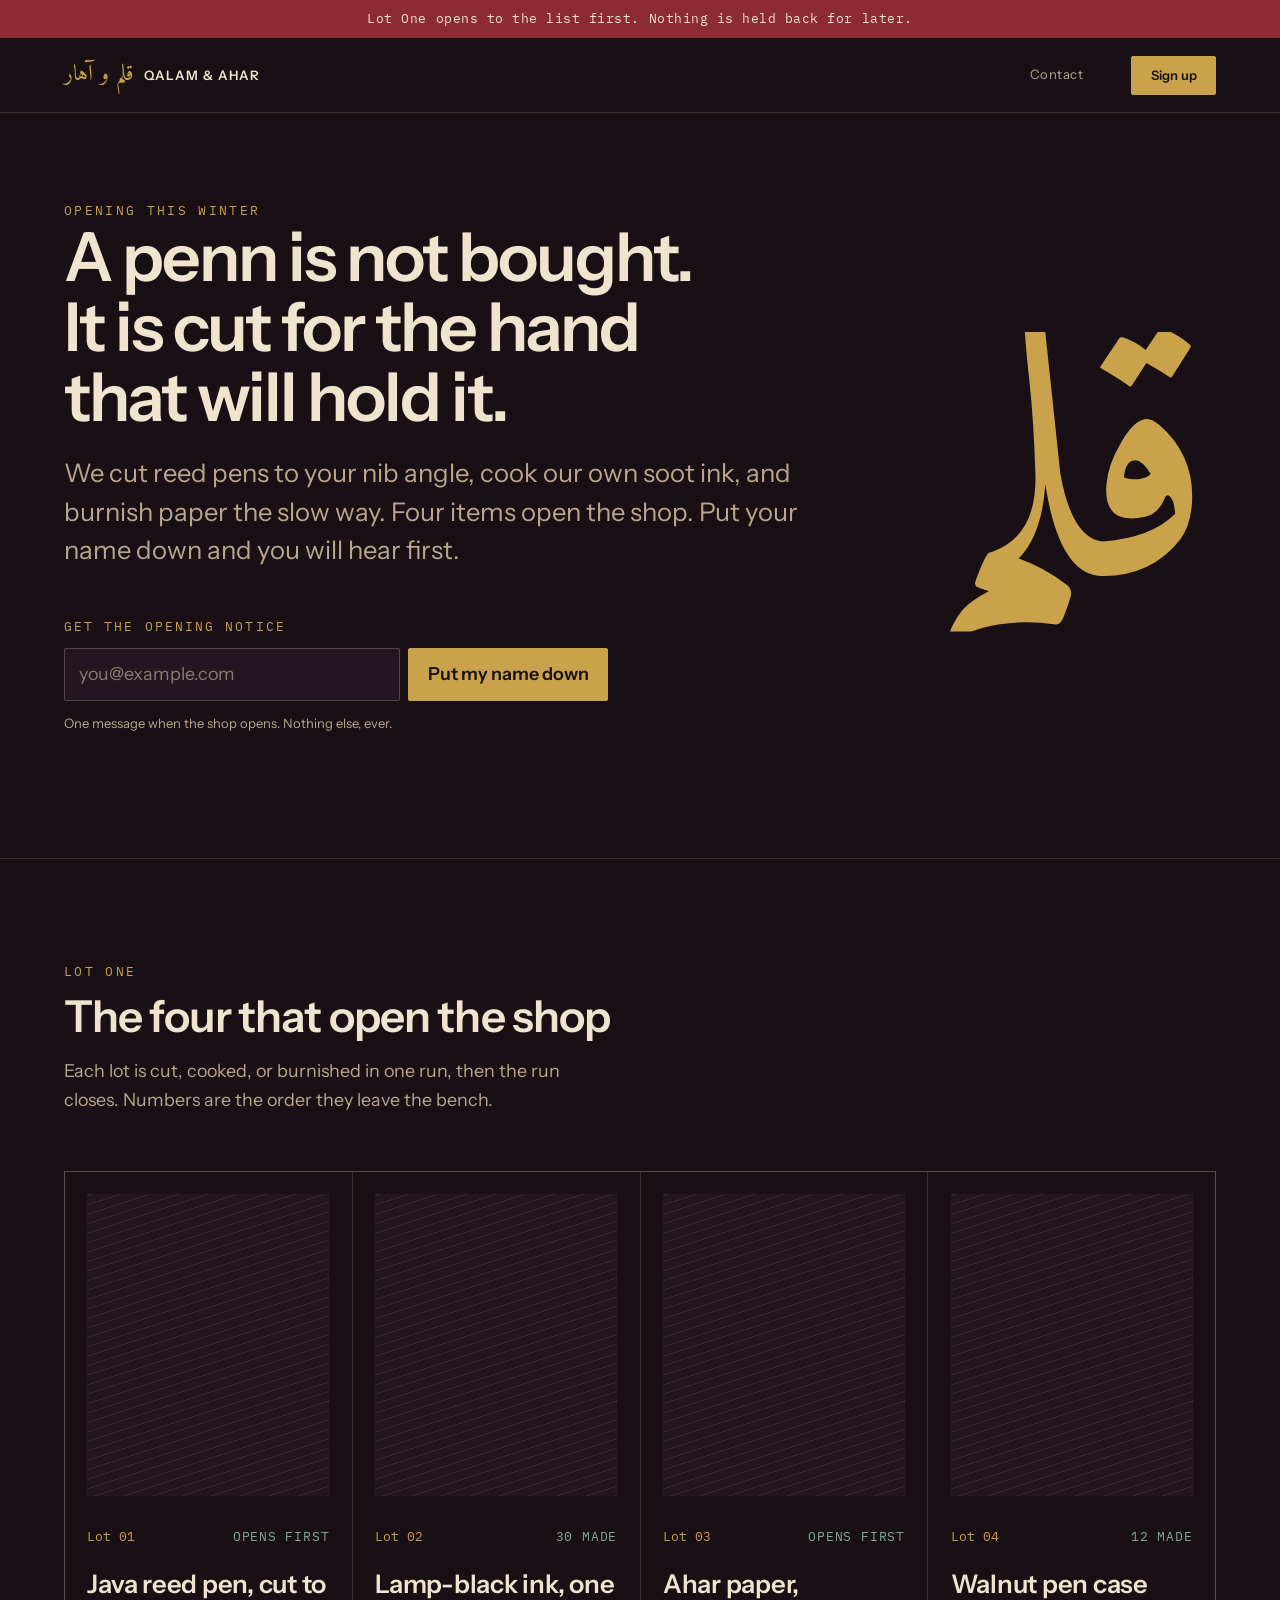
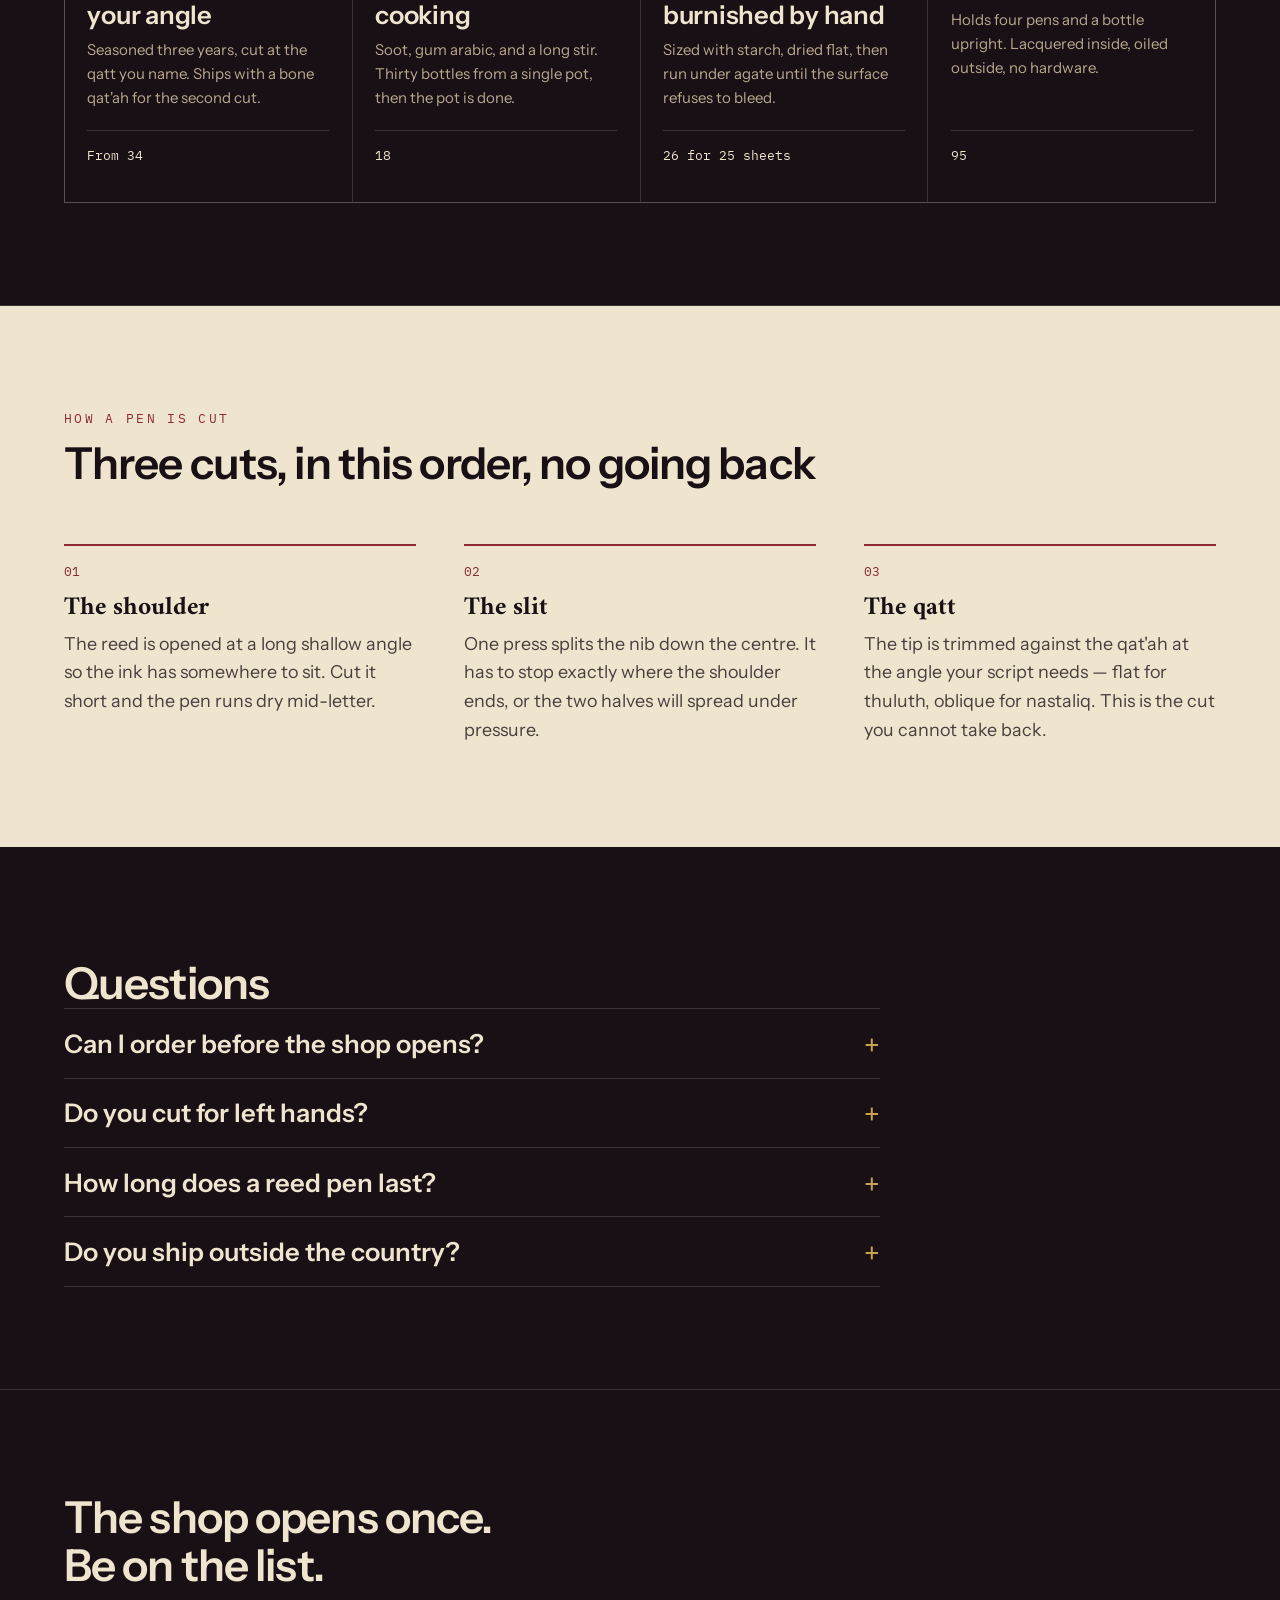
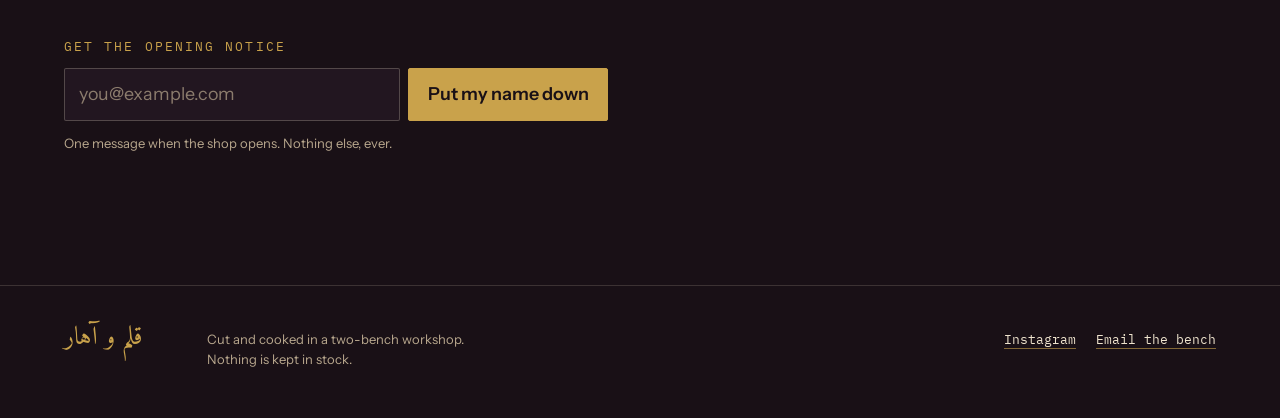
<file: index.html>
<!doctype html>
<html lang="en"><head>
    <meta charset="utf-8">
    <meta name="viewport" content="width=device-width, initial-scale=1">
    <link rel="canonical" href="./">

    <!-- The head is hand-owned: the visual builder preserves it verbatim on
         every save. Edit titles and descriptions right here. -->
    <title>Qalam &amp; Ahar — a calligraphy supply workshop</title>
    <meta name="description" content="Reed pens cut to order, soot ink, and burnished ahar paper. The shop opens with Lot One.">
    <meta property="og:type" content="website">
    <meta property="og:title" content="Qalam &amp; Ahar — a calligraphy supply workshop">
    <meta property="og:description" content="Reed pens cut to order, soot ink, and burnished ahar paper. The shop opens with Lot One.">
    <meta name="theme-color" content="#191016">

    <link rel="icon" href="data:,">
    <link rel="preconnect" href="https://fonts.googleapis.com">
    <link rel="preconnect" href="https://fonts.gstatic.com" crossorigin="">
    <link rel="stylesheet" href="https://fonts.googleapis.com/css2?family=Amiri:ital,wght@0,400;0,700;1,400&amp;family=IBM+Plex+Mono:wght@400;500&amp;family=Instrument+Sans:wght@400..700&amp;display=swap">
    <link rel="stylesheet" href="assets/css/styles.css?v=16">
    <!-- Styles authored in the visual builder land here; styles.css stays hand-written. -->
    <link rel="stylesheet" href="assets/css/page.css?v=16">

    <!--
      Who this page is for, taken from its entry in the Pages collection and
      stamped here on export. It has to be in the markup rather than fetched,
      because the decision below happens before the page is painted.
    -->
    <meta name="page-access" content="public" />
    <meta name="page-redirect" content="" />

    <script>
      /*
        Two jobs, both before the body exists.

        It reads the hint the browser kept from last time and puts it on <html>,
        so CSS can draw the right header and the right half of a page without
        waiting for the server. And if this page is not for whoever that is, it
        leaves for the page that is — replacing the entry rather than adding to
        it, so Back does not bounce between the two.

        The hint is a display preference, not a credential: it decides what is
        drawn, never what is allowed. Every request is still authorised by the
        session cookie, and main.js asks the server and corrects all of this
        once the answer arrives.
      */
      (function () {
        var signedIn = false;
        try {
          signedIn = Boolean(localStorage.getItem("qa.account"));
        } catch (error) {
          /* private mode, or storage refused — treated as signed out */
        }
        if (signedIn) document.documentElement.dataset.account = "in";

        var meta = function (name) {
          var node = document.querySelector('meta[name="' + name + '"]');
          return node ? node.getAttribute("content") : "";
        };
        var needs = meta("page-access");
        var wrong =
          (needs === "signed-in" && !signedIn) ||
          (needs === "signed-out" && signedIn);
        var to = meta("page-redirect");
        /* A caller may name where to land; only a path on this site is taken. */
        var next = "";
        try {
          next = new URLSearchParams(location.search).get("next") || "";
        } catch (error) {}
        if (!/^\/[^/\\]/.test(next)) next = "";
        if (wrong && to) location.replace(next || to);
      })();
    </script>

  </head>

  <body><a href="#main" class="skip">Skip to content</a><aside aria-label="Announcement" data-when="site.announcement" class="banner"><p data-text="site.announcement">Lot One opens to the list first. Nothing is held back for later.</p></aside><header data-symbol="site-header" class="masthead"><a href="#main" class="brand"><span lang="ar" dir="rtl" class="brand__ar">قلم و آهار</span><span class="brand__latin">Qalam &amp; Ahar</span></a><!-- Renders from content/pages.json once any page has a menu label;
           until then these hand-written section links stand. --><nav aria-label="Sections" data-list="pages.pages" class="masthead__nav"><a href="#lots">Lot One</a><a href="#craft">The cut</a><a href="#questions">Questions</a></nav><a href="signup" class="btn btn--solid masthead__cta" data-account-when="out">Sign up</a><a href="account" class="btn btn--ghost masthead__cta" data-account-when="in">Your account</a></header><main id="main"><section id="notify" class="hero"><div class="hero__lede"><p class="eyebrow">Opening this winter</p><h1 class="hero__headline">A penn is not bought. It is cut for the hand that will hold it.
          </h1><p class="hero__sub">
            We cut reed pens to your nib angle, cook our own soot ink, and burnish paper the slow
            way. Four items open the shop. Put your name down and you will hear first.
          </p><!-- The sign-up form is a symbol: drawn once in the builder,
               bound to a backend form in the CMS (Symbols -> Sign-up form),
               placed here and in the closer. Ids are avoided on purpose so
               instances can repeat without duplicating them. --><form data-symbol="opening-notice-form" novalidate="" id="icisk" class="notify" data-form="opening-notice" data-success="You are on the list. Watch your inbox." method="post" action="https://tenantone-aug2026.saastemly.com/api/f/opening-notice"><p id="i7kyi" class="notify__label">Get the opening notice</p><div id="in0t2" class="notify__row"><input type="email" name="email" required="" autocomplete="email" placeholder="you@example.com" aria-label="Email address" id="igue6" class="notify__input"><button type="submit" id="i3dh8" class="btn btn--solid">Put my name down</button></div><p id="ijpfn" class="notify__note">One message when the shop opens. Nothing else, ever.</p><p role="status" aria-live="polite" id="i5mk5" class="notify__status"></p></form></div><div aria-hidden="true" class="wordmark"><span lang="ar" dir="rtl" class="wordmark__ar">قَلَم</span><span class="wordmark__nib"></span></div></section><section id="lots" data-symbol="lot-one" class="lots"><header id="ioyobx" class="section-head"><p id="i8xoy2" class="eyebrow">Lot One</p><h2 id="ie71dg" class="section-head__title">The four that open the shop</h2><p id="iwiqcu" class="section-head__blurb">Each lot is cut, cooked, or burnished in one run, then the run closes. Numbers are the order they leave the bench.</p></header><ol data-list="symbol:items" id="ie8jdn" class="lot-grid"><template data-item=""><li id="i098zj" class="lot"><figure data-img="item.image" data-img-alt="item.image_alt" data-img-empty="lot__figure--empty" id="i3d955" class="lot__figure lot__figure--empty"></figure><p id="ia4ppi" class="lot__meta"><span id="ifa18j">Lot <span data-text="item.lot" id="i98gr9">01</span></span><span data-text="item.status" id="issfpm" class="lot__status">Opens first</span></p><h3 data-text="item.title" id="ik08d4" class="lot__title">Java reed pen, cut to your angle</h3><p data-text="item.blurb" id="iuzvkm" class="lot__blurb">Seasoned three years, cut at the qatt you name. Ships with a bone qat'ah for the second cut.</p><p data-text="item.price" id="iku5zi" class="lot__price">From 34</p></li></template><li id="i098zj" class="lot"><figure data-img="item.image" data-img-alt="item.image_alt" data-img-empty="lot__figure--empty" id="i3d955" class="lot__figure lot__figure--empty"></figure><p id="ia4ppi" class="lot__meta"><span id="ifa18j">Lot <span data-text="item.lot" id="i98gr9">01</span></span><span data-text="item.status" id="issfpm" class="lot__status">Opens first</span></p><h3 data-text="item.title" id="ik08d4" class="lot__title">Java reed pen, cut to your angle</h3><p data-text="item.blurb" id="iuzvkm" class="lot__blurb">Seasoned three years, cut at the qatt you name. Ships with a bone qat'ah for the second cut.</p><p data-text="item.price" id="iku5zi" class="lot__price">From 34</p></li><li id="i098zj" class="lot"><figure data-img="item.image" data-img-alt="item.image_alt" data-img-empty="lot__figure--empty" id="i3d955" class="lot__figure lot__figure--empty"></figure><p id="ia4ppi" class="lot__meta"><span id="ifa18j">Lot <span data-text="item.lot" id="i98gr9">02</span></span><span data-text="item.status" id="issfpm" class="lot__status">30 made</span></p><h3 data-text="item.title" id="ik08d4" class="lot__title">Lamp-black ink, one cooking</h3><p data-text="item.blurb" id="iuzvkm" class="lot__blurb">Soot, gum arabic, and a long stir. Thirty bottles from a single pot, then the pot is done.</p><p data-text="item.price" id="iku5zi" class="lot__price">18</p></li><li id="i098zj" class="lot"><figure data-img="item.image" data-img-alt="item.image_alt" data-img-empty="lot__figure--empty" id="i3d955" class="lot__figure lot__figure--empty"></figure><p id="ia4ppi" class="lot__meta"><span id="ifa18j">Lot <span data-text="item.lot" id="i98gr9">03</span></span><span data-text="item.status" id="issfpm" class="lot__status">Opens first</span></p><h3 data-text="item.title" id="ik08d4" class="lot__title">Ahar paper, burnished by hand</h3><p data-text="item.blurb" id="iuzvkm" class="lot__blurb">Sized with starch, dried flat, then run under agate until the surface refuses to bleed.</p><p data-text="item.price" id="iku5zi" class="lot__price">26 for 25 sheets</p></li><li id="i098zj" class="lot"><figure data-img="item.image" data-img-alt="item.image_alt" data-img-empty="lot__figure--empty" id="i3d955" class="lot__figure lot__figure--empty"></figure><p id="ia4ppi" class="lot__meta"><span id="ifa18j">Lot <span data-text="item.lot" id="i98gr9">04</span></span><span data-text="item.status" id="issfpm" class="lot__status">12 made</span></p><h3 data-text="item.title" id="ik08d4" class="lot__title">Walnut pen case</h3><p data-text="item.blurb" id="iuzvkm" class="lot__blurb">Holds four pens and a bottle upright. Lacquered inside, oiled outside, no hardware.</p><p data-text="item.price" id="iku5zi" class="lot__price">95</p></li></ol></section><section id="craft" data-symbol="how-its-made" class="craft"><header id="ibdu9h" class="section-head"><p id="ikx1mu" class="eyebrow">How a pen is cut</p><h2 id="i6au3c" class="section-head__title">Three cuts, in this order, no going back</h2></header><ol data-list="symbol:items" id="iyvcib" class="steps"><template data-item=""><li id="ick7hn" class="step"><h3 data-text="item.title" id="ipqimc" class="step__title">The shoulder</h3><p data-text="item.body" id="i4dask" class="step__body">The reed is opened at a long shallow angle so the ink has somewhere to sit. Cut it short and the pen runs dry mid-letter.</p></li></template><li id="ick7hn" class="step"><h3 data-text="item.title" id="ipqimc" class="step__title">The shoulder</h3><p data-text="item.body" id="i4dask" class="step__body">The reed is opened at a long shallow angle so the ink has somewhere to sit. Cut it short and the pen runs dry mid-letter.</p></li><li id="ick7hn" class="step"><h3 data-text="item.title" id="ipqimc" class="step__title">The slit</h3><p data-text="item.body" id="i4dask" class="step__body">One press splits the nib down the centre. It has to stop exactly where the shoulder ends, or the two halves will spread under pressure.</p></li><li id="ick7hn" class="step"><h3 data-text="item.title" id="ipqimc" class="step__title">The qatt</h3><p data-text="item.body" id="i4dask" class="step__body">The tip is trimmed against the qat'ah at the angle your script needs — flat for thuluth, oblique for nastaliq. This is the cut you cannot take back.</p></li></ol></section><section id="questions" data-symbol="questions" class="questions"><h2 id="ivvzrw" class="section-head__title">Questions</h2><div data-list="symbol:items" id="is8njf" class="faq"><template data-item=""><details id="im9e5u"><summary data-text="item.title" id="inacwu">Can I order before the shop opens?</summary><p data-text="item.body" id="iownze">No. Lot One is cut in a single run and every piece goes to the list in the order names came in. Adding your name is the whole queue.</p></details></template><details id="im9e5u"><summary data-text="item.title" id="inacwu">Can I order before the shop opens?</summary><p data-text="item.body" id="iownze">No. Lot One is cut in a single run and every piece goes to the list in the order names came in. Adding your name is the whole queue.</p></details><details id="im9e5u"><summary data-text="item.title" id="inacwu">Do you cut for left hands?</summary><p data-text="item.body" id="iownze">Yes. Say so when you order and the qatt is reversed. There is no extra charge and no extra wait.</p></details><details id="im9e5u"><summary data-text="item.title" id="inacwu">How long does a reed pen last?</summary><p data-text="item.body" id="iownze">A season of daily practice, then it wants re-cutting. We send a qat'ah with every pen and instructions for the second cut.</p></details><details id="im9e5u"><summary data-text="item.title" id="inacwu">Do you ship outside the country?</summary><p data-text="item.body" id="iownze">Not for Lot One. Ink is a problem at customs and we would rather solve it properly than lose your parcel.</p></details></div></section><section class="closer"><h2 class="closer__title">The shop opens once. Be on the list.</h2><form data-symbol="opening-notice-form" novalidate="" id="ihflyx" class="notify" data-form="opening-notice" data-success="You are on the list. Watch your inbox." method="post" action="https://tenantone-aug2026.saastemly.com/api/f/opening-notice"><p id="ieobhj" class="notify__label">Get the opening notice</p><div id="i7ndvk" class="notify__row"><input type="email" name="email" required="" autocomplete="email" placeholder="you@example.com" aria-label="Email address" id="iydtdm" class="notify__input"><button type="submit" id="i81vck" class="btn btn--solid">Put my name down</button></div><p id="i1wfse" class="notify__note">One message when the shop opens. Nothing else, ever.</p><p role="status" aria-live="polite" id="ipvxoy" class="notify__status"></p></form></section></main><footer data-symbol="site-footer" class="colophon"><p lang="ar" dir="rtl" class="colophon__ar">قلم و آهار</p><p class="colophon__note">
        Cut and cooked in a two-bench workshop. Nothing is kept in stock.
      </p><ul data-list="site.contact.links" class="colophon__links"><li><a href="https://instagram.com/" rel="noopener" target="_blank">Instagram</a></li><li><a href="mailto:bench@qalam-ahar.example">Email the bench</a></li></ul></footer><script src="assets/js/render.js?v=16"></script><script src="assets/js/main.js?v=16"></script></body></html>
</file>
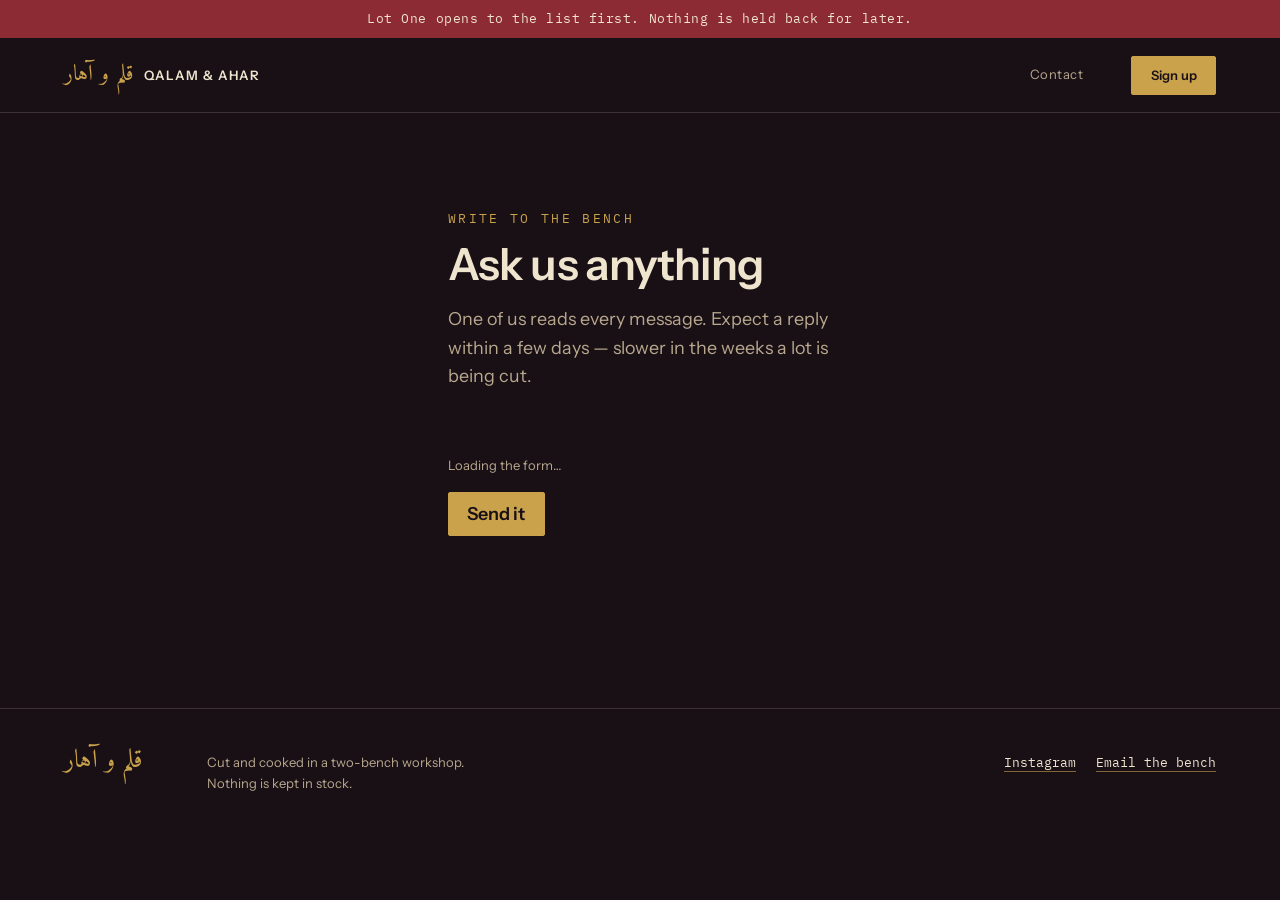
<file: contact.html>
<!doctype html>
<html lang="en">
  <head>
    <meta charset="utf-8" />
    <meta name="viewport" content="width=device-width, initial-scale=1" />
    <link rel="canonical" href="contact" />
    <title>Write to the bench — Qalam & Ahar</title>
    <meta name="description" content="Ask the workshop a question." />

    <link rel="preconnect" href="https://fonts.googleapis.com" />
    <link rel="preconnect" href="https://fonts.gstatic.com" crossorigin="" />
    <link
      rel="stylesheet"
      href="https://fonts.googleapis.com/css2?family=Amiri:ital,wght@0,400;0,700;1,400&amp;family=IBM+Plex+Mono:wght@400;500&amp;family=Instrument+Sans:wght@400..700&amp;display=swap"
    />
    <link rel="stylesheet" href="assets/css/styles.css?v=16" />
    <link rel="stylesheet" href="assets/css/page.css?v=16" />

    <!-- Open to anyone. The form underneath is not: it asks a stranger for an
         address and asks a member for nothing, and the node decides which. -->
    <meta name="page-access" content="public" />
    <meta name="page-redirect" content="" />

    <script>
      /* The same head script every page carries: put last time's answer on
         <html> so the masthead draws the right call to action in the first
         frame, and leave for the right page if this is not the one. */
      (function () {
        var signedIn = false;
        try {
          signedIn = Boolean(localStorage.getItem("qa.account"));
        } catch (error) {
          /* private mode, or storage refused — treated as signed out */
        }
        if (signedIn) document.documentElement.dataset.account = "in";

        var meta = function (name) {
          var node = document.querySelector('meta[name="' + name + '"]');
          return node ? node.getAttribute("content") : "";
        };
        var needs = meta("page-access");
        var wrong =
          (needs === "signed-in" && !signedIn) ||
          (needs === "signed-out" && signedIn);
        var to = meta("page-redirect");
        /* A caller may name where to land; only a path on this site is taken. */
        var next = "";
        try {
          next = new URLSearchParams(location.search).get("next") || "";
        } catch (error) {}
        if (!/^\/[^/\\]/.test(next)) next = "";
        if (wrong && to) location.replace(next || to);
      })();
    </script>
  </head>

  <body>
    <a href="#main" class="skip">Skip to content</a>
    <aside aria-label="Announcement" data-when="site.announcement" class="banner">
      <p data-text="site.announcement"></p>
    </aside>

    <header data-symbol="site-header" class="masthead">
      <a href="./" class="brand">
        <span lang="ar" dir="rtl" class="brand__ar">قلم و آهار</span>
        <span class="brand__latin">Qalam &amp; Ahar</span>
      </a>
      <nav aria-label="Sections" data-list="pages.pages" class="masthead__nav">
        <a href="./">Home</a>
      </nav>
      <a href="signup" class="btn btn--solid masthead__cta" data-account-when="out">
        Sign up
      </a>
      <a href="account" class="btn btn--ghost masthead__cta" data-account-when="in">
        Your account
      </a>
    </header>

    <main id="main">
      <section data-symbol="contact-panel" class="account account--single">
        <header class="section-head">
          <p class="eyebrow">Write to the bench</p>
          <h1 class="section-head__title">Ask us anything</h1>
          <p class="section-head__blurb">
            One of us reads every message. Expect a reply within a few days —
            slower in the weeks a lot is being cut.
          </p>
        </header>

        <!--
          The questions are not in this markup on purpose.

          `data-form-fields` means the node draws them, from the form of that
          slug in the panel. A stranger is asked for their address; someone
          signed in is not, because the node already has theirs and would
          overwrite whatever was typed anyway.

          Which means a designer adds a question in the panel and it appears
          here, and nothing on this page has a rule of its own to fall out of
          step with.
        -->
        <form
          data-symbol="contact-form"
          class="notify notify--stacked"
          novalidate=""
          data-form="contact"
          data-success="Thank you — it is with the bench."
          method="post"
          action=""
        >
          <div data-form-fields>
            <!-- Drawn before the node answers, and replaced once it does. Keeps
                 the page from opening as an empty rectangle. -->
            <p class="notify__note">Loading the form…</p>
          </div>
          <button type="submit" class="btn btn--solid">Send it</button>
          <p role="status" aria-live="polite" class="notify__status"></p>
        </form>
      </section>
    </main>

    <footer data-symbol="site-footer" class="colophon">
      <p lang="ar" dir="rtl" class="colophon__ar">قلم و آهار</p>
      <p class="colophon__note">
        Cut and cooked in a two-bench workshop. Nothing is kept in stock.
      </p>
      <ul data-list="site.contact.links" class="colophon__links">
        <li>
          <a href="https://instagram.com/" rel="noopener" target="_blank">Instagram</a>
        </li>
        <li><a href="mailto:bench@qalam-ahar.example">Email the bench</a></li>
      </ul>
    </footer>

    <script src="assets/js/render.js?v=16"></script>
    <script src="assets/js/main.js?v=16"></script>
  </body>
</html>
</file>
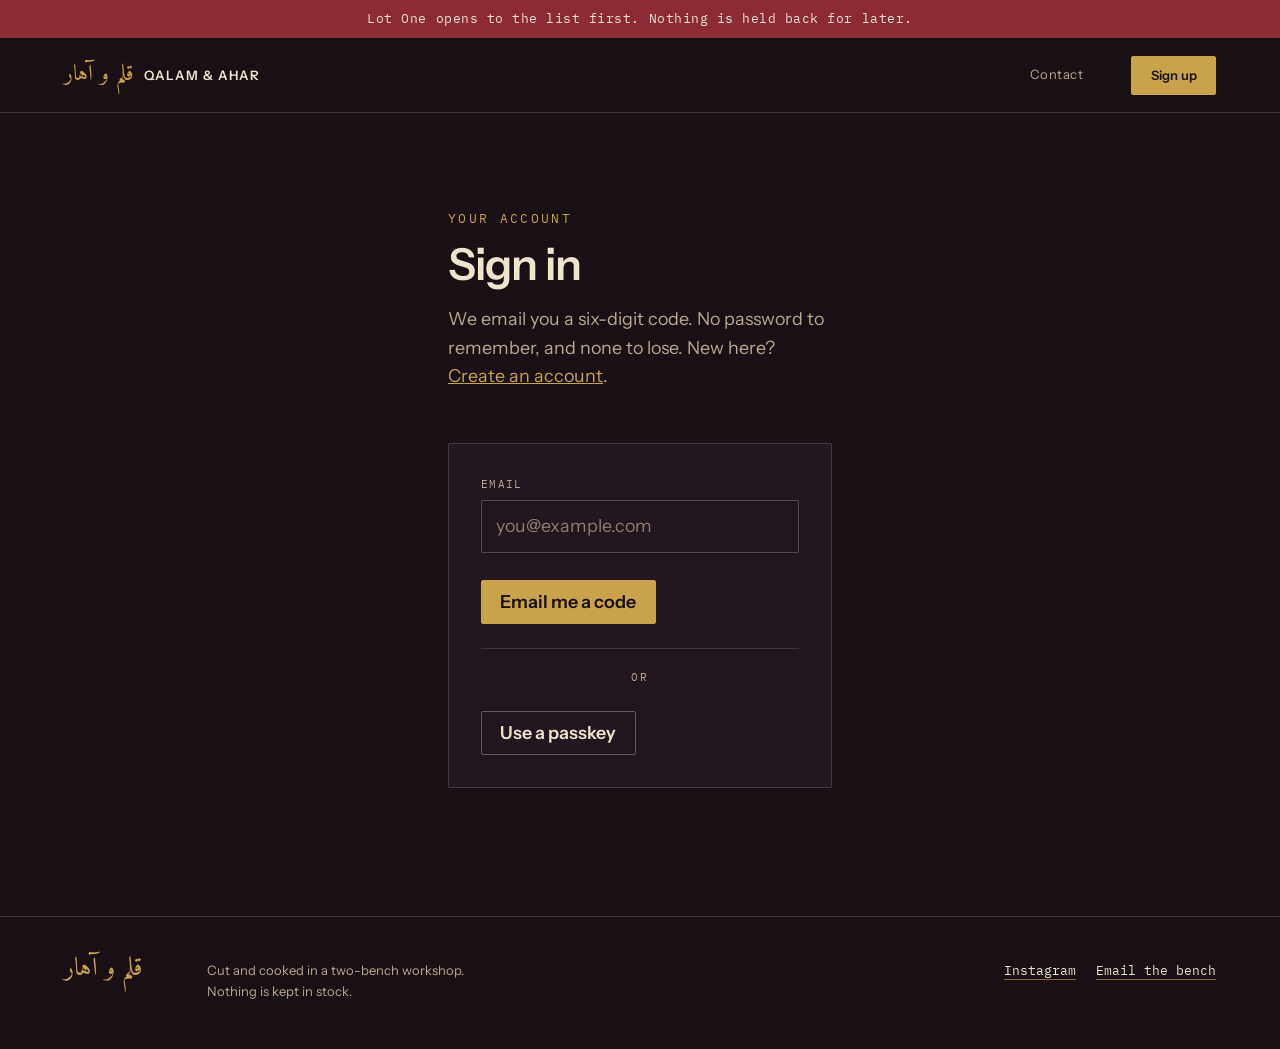
<file: login.html>
<!doctype html>
<html lang="en">
  <head>
    <meta charset="utf-8" />
    <meta name="viewport" content="width=device-width, initial-scale=1" />
    <link rel="canonical" href="login" />
    <title>Sign in — Qalam & Ahar</title>
    <meta name="description" content="Sign in to your account." />

    <link rel="preconnect" href="https://fonts.googleapis.com" />
    <link rel="preconnect" href="https://fonts.gstatic.com" crossorigin="" />
    <link
      rel="stylesheet"
      href="https://fonts.googleapis.com/css2?family=Amiri:ital,wght@0,400;0,700;1,400&amp;family=IBM+Plex+Mono:wght@400;500&amp;family=Instrument+Sans:wght@400..700&amp;display=swap"
    />
    <!-- ?v= is a cache buster: GitHub Pages serves these with max-age=14400. -->
    <link rel="stylesheet" href="assets/css/styles.css?v=16" />
    <!-- Styles authored in the visual builder land here; styles.css stays hand-written. -->
    <link rel="stylesheet" href="assets/css/page.css?v=16" />

    <!--
      Who this page is for, taken from its entry in the Pages collection and
      stamped here on export. It has to be in the markup rather than fetched,
      because the decision below happens before the page is painted.
    -->
    <meta name="page-access" content="signed-out" />
    <meta name="page-redirect" content="account" />

    <script>
      /*
        Two jobs, both before the body exists.

        It reads the hint the browser kept from last time and puts it on <html>,
        so CSS can draw the right header and the right half of a page without
        waiting for the server. And if this page is not for whoever that is, it
        leaves for the page that is — replacing the entry rather than adding to
        it, so Back does not bounce between the two.

        The hint is a display preference, not a credential: it decides what is
        drawn, never what is allowed. Every request is still authorised by the
        session cookie, and main.js asks the server and corrects all of this
        once the answer arrives.
      */
      (function () {
        var signedIn = false;
        try {
          signedIn = Boolean(localStorage.getItem("qa.account"));
        } catch (error) {
          /* private mode, or storage refused — treated as signed out */
        }
        if (signedIn) document.documentElement.dataset.account = "in";

        var meta = function (name) {
          var node = document.querySelector('meta[name="' + name + '"]');
          return node ? node.getAttribute("content") : "";
        };
        var needs = meta("page-access");
        var wrong =
          (needs === "signed-in" && !signedIn) ||
          (needs === "signed-out" && signedIn);
        var to = meta("page-redirect");
        /* A caller may name where to land; only a path on this site is taken. */
        var next = "";
        try {
          next = new URLSearchParams(location.search).get("next") || "";
        } catch (error) {}
        if (!/^\/[^/\\]/.test(next)) next = "";
        if (wrong && to) location.replace(next || to);
      })();
    </script>
  </head>

  <body>
    <a href="#main" class="skip">Skip to content</a>
    <aside aria-label="Announcement" data-when="site.announcement" class="banner">
      <p data-text="site.announcement"></p>
    </aside>

    <!-- The masthead is a symbol: one drawing, placed on every page. Which
         call to action it shows is decided by CSS from the attribute the head
         script set, so it is right in the first frame. -->
    <header data-symbol="site-header" class="masthead">
      <a href="./" class="brand">
        <span lang="ar" dir="rtl" class="brand__ar">قلم و آهار</span>
        <span class="brand__latin">Qalam &amp; Ahar</span>
      </a>
      <nav aria-label="Sections" data-list="pages.pages" class="masthead__nav">
        <a href="./">Home</a>
      </nav>
      <a href="signup" class="btn btn--solid masthead__cta" data-account-when="out">
        Sign up
      </a>
      <a href="account" class="btn btn--ghost masthead__cta" data-account-when="in">
        Your account
      </a>
    </header>

    <main id="main">
      <section data-symbol="signin-form" class="account account--single">
        <header class="section-head">
          <p class="eyebrow">Your account</p>
          <h1 class="section-head__title">Sign in</h1>
          <p class="section-head__blurb">
            We email you a six-digit code. No password to remember, and none to lose.
            New here? <a href="signup">Create an account</a>.
          </p>
        </header>
        <div class="account__card">
          <form data-account="sign-in" novalidate onsubmit="return false">
            <div data-account-step="email">
              <div class="account__field">
                <label for="sign-in-email">Email</label>
                <input class="notify__input" id="sign-in-email" name="email" type="email" required autocomplete="email" placeholder="you@example.com" />
              </div>
              <button type="submit" class="btn btn--solid">Email me a code</button>
            </div>

            <div data-account-step="code" hidden>
              <div class="account__field">
                <label for="sign-in-otp">Six-digit code</label>
                <input class="notify__input account__code" id="sign-in-otp" name="otp" type="text" inputmode="numeric" autocomplete="one-time-code" maxlength="6" placeholder="000000" />
              </div>
              <button type="submit" class="btn btn--solid">Sign in</button>
              <button type="button" class="btn btn--ghost" data-account-restart>Use a different address</button>
            </div>
            <p class="account__status" data-account-note hidden></p>
          </form>

          <!-- The other door. Offered only where the browser has WebAuthn;
               main.js hides it where it does not. -->
          <div class="account__aside">
            <p class="account__or"><span>or</span></p>
            <button type="button" class="btn btn--ghost" data-passkey-use>
              Use a passkey
            </button>
            <p class="account__status" data-passkey-note hidden></p>
          </div>
        </div>
      </section>
    </main>

    <footer data-symbol="site-footer" class="colophon">
      <p lang="ar" dir="rtl" class="colophon__ar">قلم و آهار</p>
      <p class="colophon__note">
        Cut and cooked in a two-bench workshop. Nothing is kept in stock.
      </p>
      <ul data-list="site.contact.links" class="colophon__links">
        <li>
          <a href="https://instagram.com/" rel="noopener" target="_blank">Instagram</a>
        </li>
        <li><a href="mailto:bench@qalam-ahar.example">Email the bench</a></li>
      </ul>
    </footer>

    <script src="assets/js/render.js?v=16"></script>
    <script src="assets/js/main.js?v=16"></script>
  </body>
</html>
</file>
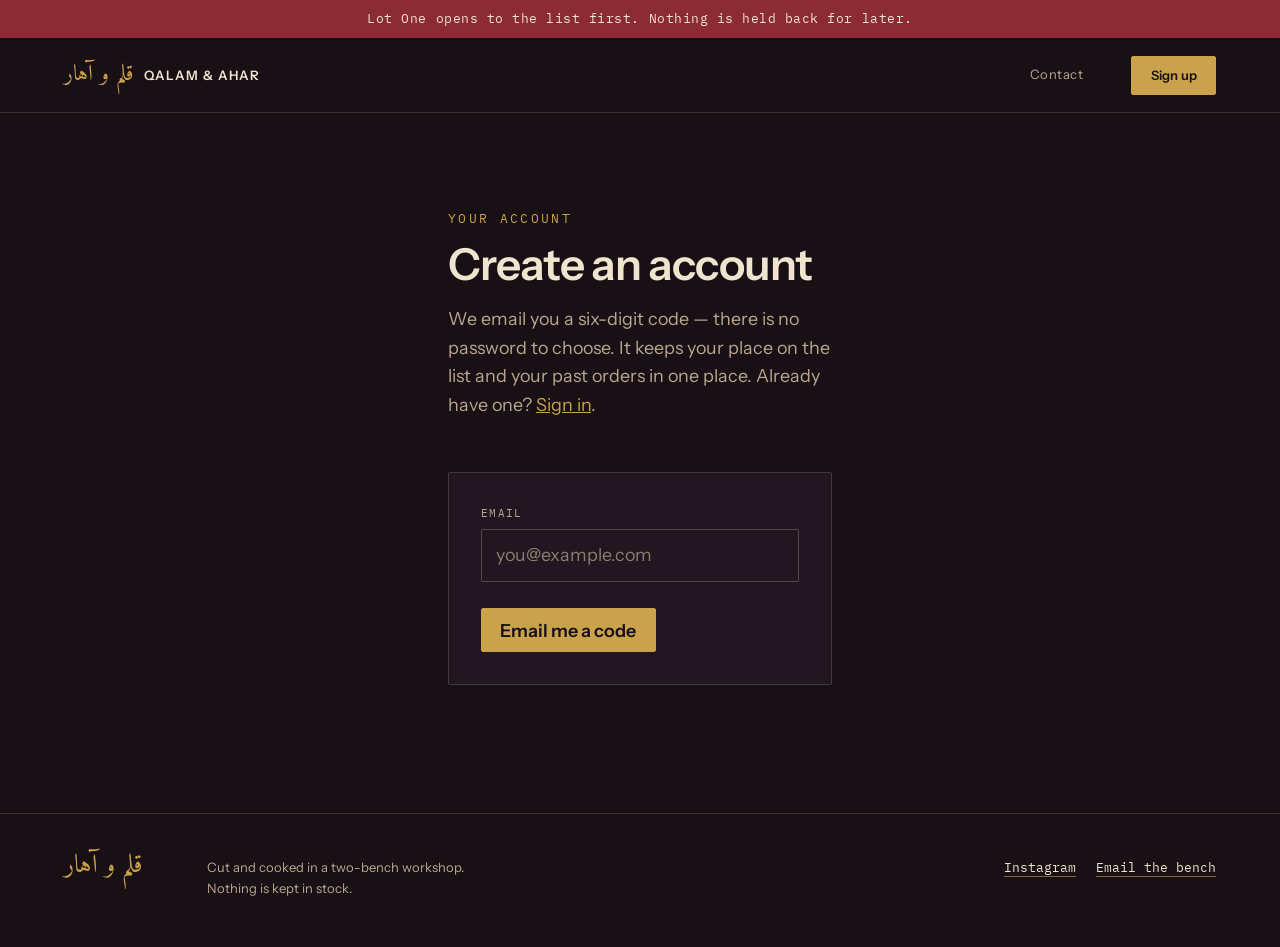
<file: signup.html>
<!doctype html>
<html lang="en">
  <head>
    <meta charset="utf-8" />
    <meta name="viewport" content="width=device-width, initial-scale=1" />
    <link rel="canonical" href="signup" />
    <title>Create an account — Qalam & Ahar</title>
    <meta name="description" content="Create an account with the workshop." />

    <link rel="preconnect" href="https://fonts.googleapis.com" />
    <link rel="preconnect" href="https://fonts.gstatic.com" crossorigin="" />
    <link
      rel="stylesheet"
      href="https://fonts.googleapis.com/css2?family=Amiri:ital,wght@0,400;0,700;1,400&amp;family=IBM+Plex+Mono:wght@400;500&amp;family=Instrument+Sans:wght@400..700&amp;display=swap"
    />
    <!-- ?v= is a cache buster: GitHub Pages serves these with max-age=14400. -->
    <link rel="stylesheet" href="assets/css/styles.css?v=16" />
    <!-- Styles authored in the visual builder land here; styles.css stays hand-written. -->
    <link rel="stylesheet" href="assets/css/page.css?v=16" />

    <!--
      Who this page is for, taken from its entry in the Pages collection and
      stamped here on export. It has to be in the markup rather than fetched,
      because the decision below happens before the page is painted.
    -->
    <meta name="page-access" content="signed-out" />
    <meta name="page-redirect" content="account" />

    <script>
      /*
        Two jobs, both before the body exists.

        It reads the hint the browser kept from last time and puts it on <html>,
        so CSS can draw the right header and the right half of a page without
        waiting for the server. And if this page is not for whoever that is, it
        leaves for the page that is — replacing the entry rather than adding to
        it, so Back does not bounce between the two.

        The hint is a display preference, not a credential: it decides what is
        drawn, never what is allowed. Every request is still authorised by the
        session cookie, and main.js asks the server and corrects all of this
        once the answer arrives.
      */
      (function () {
        var signedIn = false;
        try {
          signedIn = Boolean(localStorage.getItem("qa.account"));
        } catch (error) {
          /* private mode, or storage refused — treated as signed out */
        }
        if (signedIn) document.documentElement.dataset.account = "in";

        var meta = function (name) {
          var node = document.querySelector('meta[name="' + name + '"]');
          return node ? node.getAttribute("content") : "";
        };
        var needs = meta("page-access");
        var wrong =
          (needs === "signed-in" && !signedIn) ||
          (needs === "signed-out" && signedIn);
        var to = meta("page-redirect");
        /* A caller may name where to land; only a path on this site is taken. */
        var next = "";
        try {
          next = new URLSearchParams(location.search).get("next") || "";
        } catch (error) {}
        if (!/^\/[^/\\]/.test(next)) next = "";
        if (wrong && to) location.replace(next || to);
      })();
    </script>
  </head>

  <body>
    <a href="#main" class="skip">Skip to content</a>
    <aside aria-label="Announcement" data-when="site.announcement" class="banner">
      <p data-text="site.announcement"></p>
    </aside>

    <!-- The masthead is a symbol: one drawing, placed on every page. Which
         call to action it shows is decided by CSS from the attribute the head
         script set, so it is right in the first frame. -->
    <header data-symbol="site-header" class="masthead">
      <a href="./" class="brand">
        <span lang="ar" dir="rtl" class="brand__ar">قلم و آهار</span>
        <span class="brand__latin">Qalam &amp; Ahar</span>
      </a>
      <nav aria-label="Sections" data-list="pages.pages" class="masthead__nav">
        <a href="./">Home</a>
      </nav>
      <a href="signup" class="btn btn--solid masthead__cta" data-account-when="out">
        Sign up
      </a>
      <a href="account" class="btn btn--ghost masthead__cta" data-account-when="in">
        Your account
      </a>
    </header>

    <main id="main">
      <section data-symbol="signup-form" class="account account--single">
        <header class="section-head">
          <p class="eyebrow">Your account</p>
          <h1 class="section-head__title">Create an account</h1>
          <p class="section-head__blurb">
            We email you a six-digit code — there is no password to choose. It keeps your
            place on the list and your past orders in one place.
            Already have one? <a href="login">Sign in</a>.
          </p>
        </header>
        <div class="account__card">
          <form data-account="sign-up" novalidate onsubmit="return false">
            <div data-account-step="email">
              <div class="account__field">
                <label for="sign-up-email">Email</label>
                <input class="notify__input" id="sign-up-email" name="email" type="email" required autocomplete="email" placeholder="you@example.com" />
              </div>
              <button type="submit" class="btn btn--solid">Email me a code</button>
            </div>

            <div data-account-step="code" hidden>
              <div class="account__field">
                <label for="sign-up-otp">Six-digit code</label>
                <input class="notify__input account__code" id="sign-up-otp" name="otp" type="text" inputmode="numeric" autocomplete="one-time-code" maxlength="6" placeholder="000000" />
              </div>
              <button type="submit" class="btn btn--solid">Create my account</button>
              <button type="button" class="btn btn--ghost" data-account-restart>Use a different address</button>
            </div>
            <p class="account__status" data-account-note hidden></p>
          </form>
        </div>
      </section>
    </main>

    <footer data-symbol="site-footer" class="colophon">
      <p lang="ar" dir="rtl" class="colophon__ar">قلم و آهار</p>
      <p class="colophon__note">
        Cut and cooked in a two-bench workshop. Nothing is kept in stock.
      </p>
      <ul data-list="site.contact.links" class="colophon__links">
        <li>
          <a href="https://instagram.com/" rel="noopener" target="_blank">Instagram</a>
        </li>
        <li><a href="mailto:bench@qalam-ahar.example">Email the bench</a></li>
      </ul>
    </footer>

    <script src="assets/js/render.js?v=16"></script>
    <script src="assets/js/main.js?v=16"></script>
  </body>
</html>
</file>
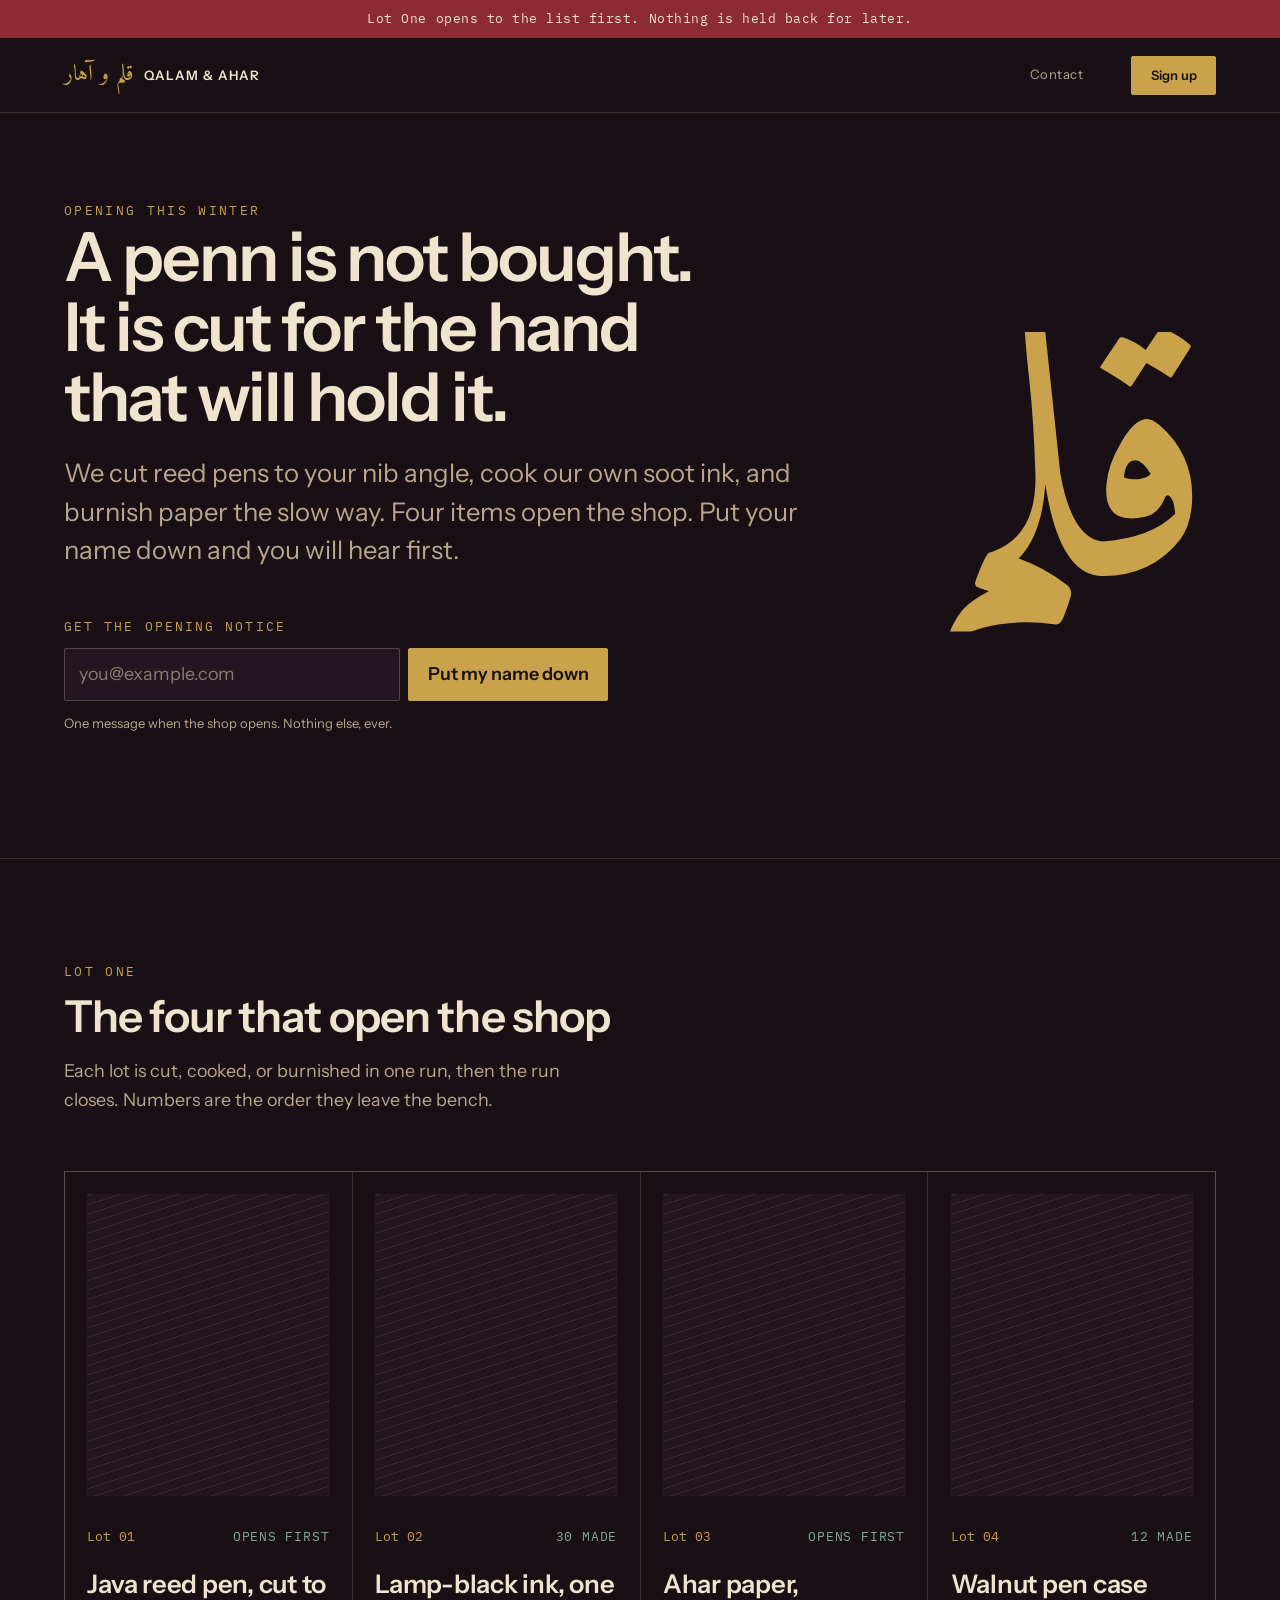
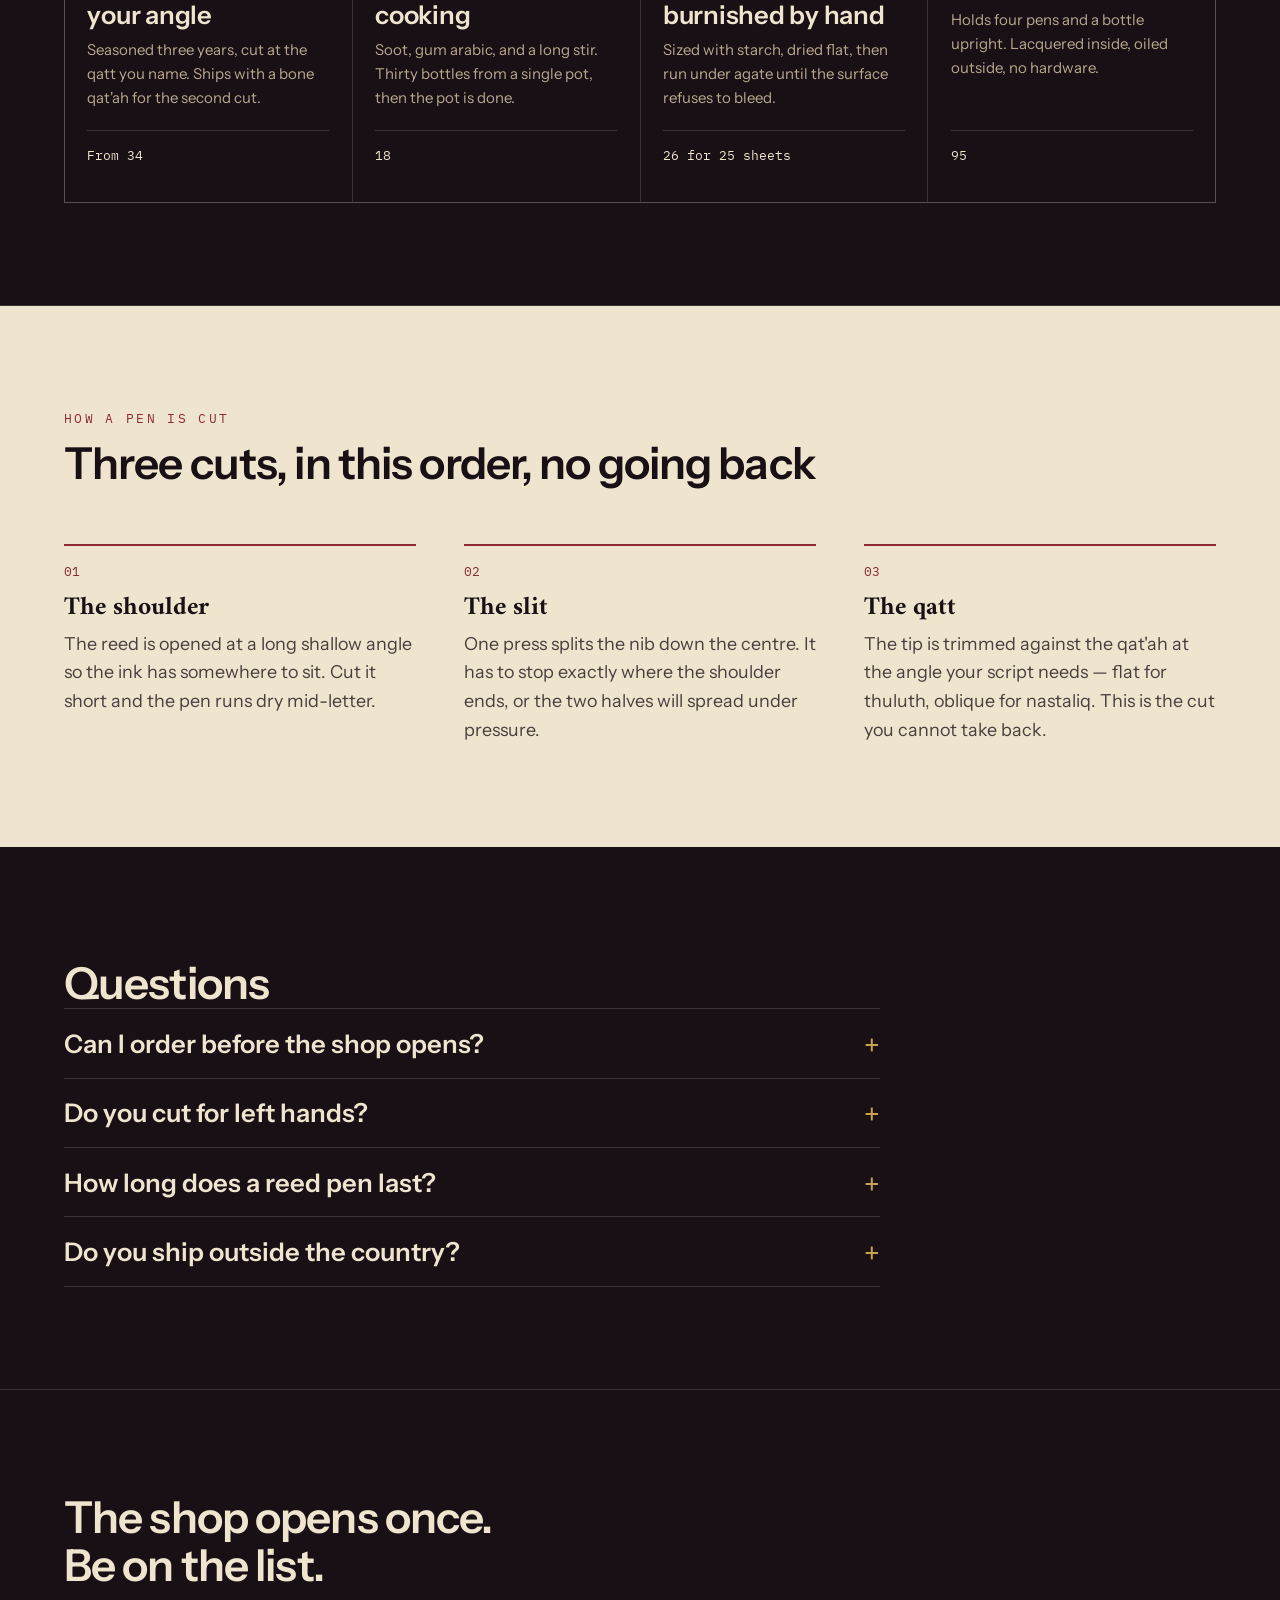
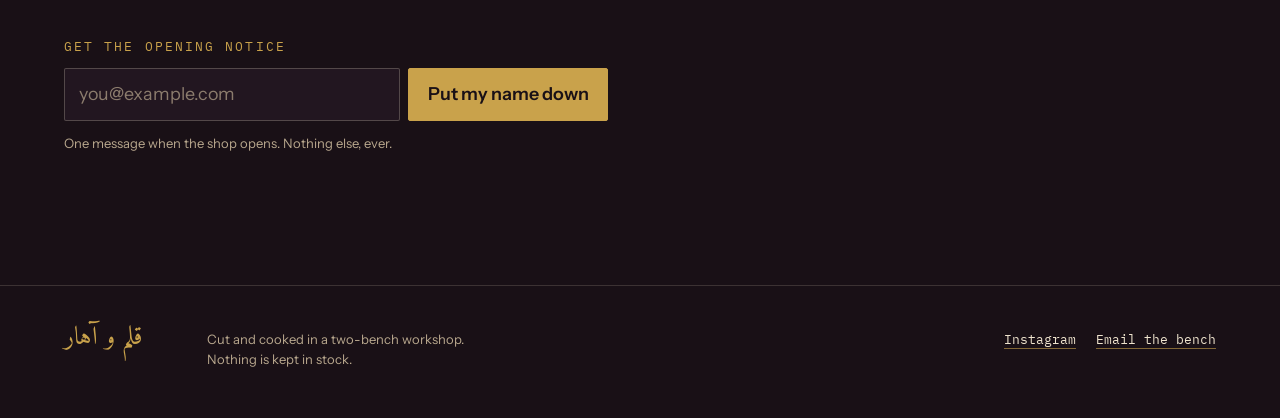
<file: static-admin/admincms-preview.html>
<!DOCTYPE html>
<html lang="en">
<head>
  <meta charset="UTF-8">
  <meta name="viewport" content="width=device-width, initial-scale=1">
  <title>Preview</title>

  <!--
    Live preview for the adminCms panel.

    The same idea as the Sveltia preview beside it: rather than approximate the
    page with a field-by-field summary, load the real page and pour draft
    content through the site's own renderer. A preview that uses a second
    renderer is a preview of the second renderer.

    It shows the part of the page the entry is responsible for, not the whole
    page. Editing one FAQ answer and being handed the entire site means hunting
    for the change; the panel can ask for the full page when that is what is
    wanted.

    Scope is read from the markup rather than configured, because the markup
    already says who owns what: a section carries data-symbol="<id>", and a
    symbol names the content file it reads. Nothing here needs to be kept in
    step with the config by hand.

    This is a plain page rather than a CMS plugin, so the panel can host it in
    an iframe and post drafts to it. It reads nothing and writes nothing — it
    only paints what it is given.
  -->
  <link rel="preconnect" href="https://fonts.googleapis.com">
  <link rel="preconnect" href="https://fonts.gstatic.com" crossorigin>
  <link rel="stylesheet" href="https://fonts.googleapis.com/css2?family=Amiri:ital,wght@0,400;0,700;1,400&family=IBM+Plex+Mono:wght@400;500&family=Instrument+Sans:wght@400..700&display=swap">
  <link rel="stylesheet" href="../assets/css/styles.css">
  <link rel="stylesheet" href="../assets/css/page.css">
  <style>
    /* The panel sizes the frame; the page must not add its own scroll chrome. */
    html, body { margin: 0; }
    .preview-status {
      position: fixed; inset-block-start: 0; inset-inline: 0;
      padding: 0.5rem 0.75rem; font: 500 12px/1.4 system-ui, sans-serif;
      background: #111; color: #fff; z-index: 9999;
    }
    .preview-status[hidden] { display: none; }
    /* A scoped fragment is lifted out of the page, so it has no section
       rhythm around it to breathe against. */
    .preview-scoped > * { margin-block: 0; }
    .preview-scoped { padding-block: 1rem; }

  </style>
</head>
<body>
  <p class="preview-status" id="status">Loading the page…</p>
  <div id="surface"></div>

  <script src="../assets/js/render.js"></script>
  <script>
  (function () {
    "use strict";

    var SITE_BASE = new URL("..", location.href);
    var surface = document.getElementById("surface");
    var status = document.getElementById("status");

    // Last-committed content, so fields the operator is not editing still show
    // their real values instead of blanks.
    var committed = {};
    var ready = false;
    var pending = null;
    var bodyHtml = "";
    // Bodies of pages other than the homepage, fetched on demand.
    var pageBodies = {};

    function say(message) {
      if (!message) { status.hidden = true; return; }
      status.hidden = false;
      status.textContent = message;
    }

    function fetchJson(name) {
      return fetch(new URL("content/" + name, SITE_BASE).href, { cache: "no-cache" })
        .then(function (r) { return r.ok ? r.json() : null; })
        .catch(function () { return null; });
    }

    function stripBody(html) {
      var doc = new DOMParser().parseFromString(html, "text/html");
      doc.body.querySelectorAll("script").forEach(function (n) { n.remove(); });
      return doc.body.innerHTML;
    }

    /* A draft replaces one file's content; everything else stays committed. */
    function merge(draft) {
      var content = JSON.parse(JSON.stringify(committed));
      if (!draft || !draft.collection) return content;

      if (draft.collection === "settings" || draft.collection === "content") {
        // `files` collections map an entry onto a content file of that name.
        content[draft.id] = Object.assign({}, content[draft.id], draft.data);
      } else if (draft.collection === "symbols") {
        content.symbolEntries = content.symbolEntries || {};
        content.symbolEntries[draft.id] = draft.data;
      } else if (draft.collection === "pages") {
        content.pages = content.pages || {};
        content.pages[draft.id] = draft.data;
      }
      return content;
    }

    function cssQuote(value) {
      return String(value).replace(/["\\]/g, "\\$&");
    }

    function symbolSelector(names) {
      return names.map(function (name) {
        return '[data-symbol="' + cssQuote(name) + '"]';
      }).join(",");
    }

    /* The block a binding belongs to, so a scope is a piece of page rather
       than a stray paragraph. */
    function blocksFor(nodes) {
      var blocks = [];
      Array.prototype.forEach.call(nodes, function (node) {
        var block = node.closest("section, header, footer, aside, nav, article") || node;
        if (blocks.indexOf(block) === -1) blocks.push(block);
      });
      // Drop anything already inside another match, so a section and its own
      // heading are not both rendered.
      return blocks.filter(function (block) {
        return !blocks.some(function (other) {
          return other !== block && other.contains(block);
        });
      });
    }


    function pageFile(slug) {
      return !slug || slug === "index" ? "index.html" : slug + ".html";
    }

    /* A page entry previews its own document, not the homepage. */
    function bodyFor(draft) {
      if (!draft || draft.collection !== "pages") return Promise.resolve(bodyHtml);
      var file = pageFile(draft.data && draft.data.slug ? draft.data.slug : draft.id);
      if (file === "index.html") return Promise.resolve(bodyHtml);
      if (pageBodies[file] != null) return Promise.resolve(pageBodies[file]);
      return fetch(new URL(file, SITE_BASE).href, { cache: "no-cache" })
        .then(function (r) { return r.ok ? r.text() : ""; })
        .then(function (html) {
          // A page that has been declared but never exported yet has no file;
          // the homepage stands in so the frame is not blank.
          pageBodies[file] = html ? stripBody(html) : bodyHtml;
          return pageBodies[file];
        })
        .catch(function () { return bodyHtml; });
    }

    /**
     * Which part of the page this entry is responsible for.
     *
     * Returns null when the entry owns no particular part, in which case the
     * whole page is the honest answer.
     */
    function scopeFor(root, draft, content) {
      if (!draft || !draft.collection) return null;
      var collection = draft.collection;
      var id = draft.id;

      // A page entry owns the whole document rather than a piece of one. Its
      // fields are the file name, the head metadata and one line of the menu —
      // scoping to the menu alone showed an empty strip.
      if (collection === "pages") return null;

      // A symbol is drawn on the page under its own id.
      if (collection === "symbols" && id) {
        var drawn = root.querySelectorAll(symbolSelector([id]));
        if (drawn.length) return Array.prototype.slice.call(drawn);
      }

      // A content file is drawn by whichever symbols read it: a symbol names
      // its file in `source`, e.g. "catalog.items".
      if (collection === "content" && id) {
        var readers = [];
        var entries = content.symbolEntries || {};
        Object.keys(entries).forEach(function (key) {
          var source = entries[key] && entries[key].source;
          if (source && String(source).split(".")[0] === id) readers.push(key);
        });
        if (readers.length) {
          var sections = root.querySelectorAll(symbolSelector(readers));
          if (sections.length) return Array.prototype.slice.call(sections);
        }
      }

      // Anything else is found through what it binds: site settings light up
      // the banner and the colophon, pages light up the nav.
      var prefix = collection === "settings" ? (id || "site") : collection;
      var bound = root.querySelectorAll(
        '[data-text^="' + cssQuote(prefix) + '."],' +
        '[data-when^="' + cssQuote(prefix) + '."],' +
        '[data-list^="' + cssQuote(prefix) + '."]'
      );
      if (bound.length) return blocksFor(bound);

      return null;
    }

    function paint(draft) {
      if (!ready) { pending = draft; return; }
      if (!window.PureRender) { say("Renderer missing."); return; }
      bodyFor(draft).then(function (html) {
        render(draft, html);
      });
    }

    function render(draft, html) {
      var content = merge(draft);

      // Bind the whole page first: a symbol's list looks up its own host with
      // closest("[data-symbol]"), so binding a detached fragment on its own
      // would leave those lists unrendered.
      var page = document.createElement("div");
      page.innerHTML = html;

      try {
        window.PureRender.bindAll(page, content, {
          asset: function (path) {
            return path ? new URL(path, SITE_BASE).href : path;
          },
        });
      } catch (error) {
        say("Could not render: " + error.message);
        return;
      }

      var scope = draft && draft.mode === "page" ? null : scopeFor(page, draft, content);

      surface.innerHTML = "";
      if (scope && scope.length) {
        surface.className = "preview-scoped";
        scope.forEach(function (node) { surface.appendChild(node); });
      } else {
        surface.className = "";
        while (page.firstChild) surface.appendChild(page.firstChild);
      }
      say(null);
    }

    Promise.all([
      fetch(new URL("index.html", SITE_BASE).href, { cache: "no-cache" })
        .then(function (r) { return r.ok ? r.text() : ""; })
        .catch(function () { return ""; }),
      fetchJson("site.json"),
      fetchJson("pages.json"),
      fetchJson("symbols.json"),
    ]).then(function (parts) {
      bodyHtml = stripBody(parts[0]);
      committed.site = parts[1] || {};
      committed.pages = parts[2] || {};
      committed.symbolEntries = {};
      (((parts[3] || {}).symbols) || []).forEach(function (entry) {
        if (entry && entry.id) committed.symbolEntries[entry.id] = entry;
      });

      // Content files the symbols point at, so lists render with real items.
      var roots = {};
      Object.keys(committed.symbolEntries).forEach(function (id) {
        var source = committed.symbolEntries[id].source;
        if (source) roots[String(source).split(".")[0]] = true;
      });

      var names = Object.keys(roots).filter(function (n) {
        return n !== "site" && n !== "pages";
      });

      return Promise.all(names.map(function (n) { return fetchJson(n + ".json"); }))
        .then(function (files) {
          names.forEach(function (name, i) { committed[name] = files[i] || {}; });
        });
    }).then(function () {
      ready = true;
      paint(pending);
      // Tell the panel we are listening, in case it posted before we loaded.
      if (window.parent !== window) {
        window.parent.postMessage({ type: "admincms:preview-ready" }, "*");
      }
    }).catch(function (error) {
      say("Could not load the page: " + error.message);
    });

    window.addEventListener("message", function (event) {
      var data = event.data;
      if (!data || data.type !== "admincms:preview") return;
      paint(data);
    });
  })();
  </script>
</body>
</html>
</file>
<file: assets/css/styles.css>
/* ===========================================================================
   Qalam & Ahar — pre-launch landing page
   Palette is an Ottoman lacquered pen case (qalamdan): a black ground with red
   in it, gold leaf, verdigris, and the ivory of burnished ahar paper.
   =========================================================================== */

:root {
  --ground: #191016;
  --ground-raised: #221620;
  --ahar: #efe4ce;
  --ahar-dim: #b9a88e;
  --brass: #c9a24b;
  --verdigris: #7fa894;
  --lac-red: #8c2b34;

  --face-display: "Amiri", Georgia, serif;
  --face-body: "Instrument Sans", system-ui, -apple-system, sans-serif;
  --face-util: "IBM Plex Mono", ui-monospace, monospace;

  --gutter: clamp(1.25rem, 5vw, 4.5rem);
  --measure: 68ch;
  --rule: 1px solid color-mix(in srgb, var(--ahar) 16%, transparent);

  --step--1: 0.8125rem;
  --step-0: clamp(1rem, 0.96rem + 0.2vw, 1.125rem);
  --step-1: clamp(1.25rem, 1.1rem + 0.7vw, 1.6rem);
  --step-2: clamp(1.75rem, 1.4rem + 1.7vw, 2.75rem);
  --step-3: clamp(2.25rem, 1.5rem + 3.4vw, 4.25rem);
}

*,
*::before,
*::after {
  box-sizing: border-box;
}

html {
  scroll-behavior: smooth;
}

body {
  margin: 0;
  background: var(--ground);
  color: var(--ahar);
  font-family: var(--face-body);
  font-size: var(--step-0);
  line-height: 1.6;
  -webkit-font-smoothing: antialiased;
}

img {
  display: block;
  max-width: 100%;
  height: auto;
}

a {
  color: inherit;
}

:focus-visible {
  outline: 2px solid var(--verdigris);
  outline-offset: 3px;
  border-radius: 2px;
}

.visually-hidden {
  position: absolute;
  width: 1px;
  height: 1px;
  overflow: hidden;
  clip-path: inset(50%);
  white-space: nowrap;
}

.skip {
  position: absolute;
  left: -9999px;
  top: 0;
  z-index: 10;
  padding: 0.75rem 1rem;
  background: var(--ahar);
  color: var(--ground);
}

.skip:focus {
  left: 0;
}

/* --- shared bits ---------------------------------------------------------- */

.eyebrow {
  margin: 0;
  font-family: var(--face-util);
  font-size: var(--step--1);
  letter-spacing: 0.18em;
  text-transform: uppercase;
  color: var(--brass);
}

.btn {
  display: inline-flex;
  align-items: center;
  justify-content: center;
  padding: 0.7rem 1.15rem;
  font: inherit;
  font-weight: 600;
  line-height: 1.1;
  text-decoration: none;
  white-space: nowrap;
  border-radius: 2px;
  cursor: pointer;
  transition: background-color 0.18s ease, color 0.18s ease, border-color 0.18s ease;
}

.btn--solid {
  border: 1px solid var(--brass);
  background: var(--brass);
  color: var(--ground);
}

.btn--solid:hover {
  background: color-mix(in srgb, var(--brass) 82%, var(--ahar));
  border-color: color-mix(in srgb, var(--brass) 82%, var(--ahar));
}

.btn--ghost {
  border: 1px solid color-mix(in srgb, var(--ahar) 32%, transparent);
  background: transparent;
  color: var(--ahar);
}

.btn--ghost:hover {
  border-color: var(--brass);
  color: var(--brass);
}

.section-head {
  max-width: var(--measure);
  margin-bottom: clamp(2rem, 5vw, 3.5rem);
}

.section-head__title {
  margin: 0.6rem 0 0;
  font-size: var(--step-2);
  font-weight: 600;
  line-height: 1.12;
  letter-spacing: -0.02em;
  text-wrap: balance;
}

.section-head__blurb {
  margin: 1rem 0 0;
  max-width: 46ch;
  color: var(--ahar-dim);
}

/* --- announcement + masthead --------------------------------------------- */

.banner {
  padding: 0.55rem var(--gutter);
  background: var(--lac-red);
  text-align: center;
}

.banner p {
  margin: 0;
  font-family: var(--face-util);
  font-size: var(--step--1);
  letter-spacing: 0.04em;
}

.masthead {
  display: flex;
  align-items: center;
  gap: clamp(1rem, 4vw, 3rem);
  padding: 1.1rem var(--gutter);
  border-bottom: var(--rule);
}

.brand {
  display: flex;
  align-items: baseline;
  gap: 0.6rem;
  text-decoration: none;
}

.brand__ar {
  font-family: var(--face-display);
  font-size: 1.4rem;
  color: var(--brass);
  line-height: 1;
}

.brand__latin {
  font-size: var(--step--1);
  font-weight: 600;
  letter-spacing: 0.08em;
  text-transform: uppercase;
}

.masthead__nav {
  display: none;
  gap: 1.6rem;
  margin-inline-start: auto;
  font-size: var(--step--1);
  letter-spacing: 0.04em;
}

.masthead__nav a {
  text-decoration: none;
  color: var(--ahar-dim);
  padding-block: 0.25rem;
  border-bottom: 1px solid transparent;
}

.masthead__nav a:hover {
  color: var(--ahar);
  border-bottom-color: var(--brass);
}

.masthead__cta {
  margin-inline-start: auto;
  font-size: var(--step--1);
}

@media (min-width: 62rem) {
  .masthead__nav {
    display: flex;
  }

  .masthead__cta {
    margin-inline-start: 0;
  }
}

@media (max-width: 34rem) {
  .masthead__cta {
    display: none;
  }
}

/* --- hero ----------------------------------------------------------------- */

.hero {
  display: grid;
  gap: clamp(1.5rem, 5vw, 4rem);
  padding: clamp(2.5rem, 7vw, 5.5rem) var(--gutter) clamp(3.5rem, 8vw, 6rem);
  border-bottom: var(--rule);
}

.hero__lede {
  min-width: 0;
}

/* The signature: the word is revealed right-to-left, the way it is written,
   with a brass nib riding the leading edge of the stroke. */
.wordmark {
  position: relative;
  display: block;
  order: -1; /* above the headline until there is room beside it */
  line-height: 0.78; /* Amiri carries a lot of leading; trim it back to the ink */
}

@media (min-width: 62rem) {
  .hero {
    /* `auto` keeps the word tight against the right gutter instead of leaving a
       hole between the copy and the glyph. */
    grid-template-columns: minmax(0, 1fr) auto;
    align-items: center;
  }

  .wordmark {
    order: 0;
  }
}

.wordmark__ar {
  display: block;
  font-family: var(--face-display);
  font-size: clamp(17rem, 30vw, 27rem);
  color: var(--brass);
  clip-path: inset(0 0 0 0);
  animation: stroke-in 1500ms cubic-bezier(0.65, 0.02, 0.3, 1) both;
}

.wordmark__nib {
  position: absolute;
  top: -16%;
  right: 0;
  width: 4px;
  height: 132%;
  background: var(--ahar);
  transform: rotate(-18deg);
  transform-origin: center;
  animation: nib-travel 1500ms cubic-bezier(0.65, 0.02, 0.3, 1) both;
}

@keyframes stroke-in {
  from {
    clip-path: inset(0 0 0 100%);
  }

  to {
    clip-path: inset(0 0 0 0);
  }
}

@keyframes nib-travel {
  from {
    right: 0;
    opacity: 1;
  }

  85% {
    opacity: 1;
  }

  to {
    right: 100%;
    opacity: 0;
  }
}

.hero__headline {
  max-width: 20ch;
  margin: 0;
  font-size: var(--step-3);
  font-weight: 600;
  line-height: 1.04;
  letter-spacing: -0.03em;
  text-wrap: balance;
}

.hero__sub {
  max-width: 48ch;
  margin: 1.35rem 0 0;
  font-size: var(--step-1);
  line-height: 1.5;
  color: var(--ahar-dim);
}

/* --- notify form ---------------------------------------------------------- */

.notify {
  margin-top: clamp(2rem, 5vw, 3rem);
  max-width: 34rem;
}

.notify__label {
  display: block;
  margin-bottom: 0.6rem;
  font-family: var(--face-util);
  font-size: var(--step--1);
  letter-spacing: 0.16em;
  text-transform: uppercase;
  color: var(--brass);
}

.notify__row {
  display: flex;
  flex-wrap: wrap;
  gap: 0.5rem;
}

.notify__input {
  flex: 1 1 15rem;
  min-width: 0;
  padding: 0.7rem 0.85rem;
  font: inherit;
  color: var(--ahar);
  background: var(--ground-raised);
  border: 1px solid color-mix(in srgb, var(--ahar) 24%, transparent);
  border-radius: 2px;
}

.notify__input::placeholder {
  color: color-mix(in srgb, var(--ahar-dim) 70%, transparent);
}

.notify__input:focus-visible {
  border-color: var(--verdigris);
}

/* A form whose questions arrive from the node, so their number is not known
   here. Stacked rather than laid out in a row: a row is a design for one field
   and a guess for any other count. */
.notify--stacked {
  display: flex;
  flex-direction: column;
  align-items: flex-start;
  gap: 1rem;
  max-width: 34rem;
}

.notify--stacked [data-form-fields] {
  display: flex;
  flex-direction: column;
  gap: 1rem;
  width: 100%;
}

.notify--stacked .notify__input {
  width: 100%;
}

.notify--stacked textarea.notify__input {
  min-height: 8rem;
  resize: vertical;
}

/* A value the bench already holds, shown so it can be read rather than typed.
   Drawn flat and unlit: it is a statement of fact, not somewhere to put a
   cursor, and it should not look like one that has been switched off. */
.notify__input--locked {
  color: var(--ahar-dim);
  background: color-mix(in srgb, var(--ahar) 5%, transparent);
  border-style: dashed;
  cursor: default;
  opacity: 1;
}

.notify__note {
  margin: 0.75rem 0 0;
  font-size: var(--step--1);
  color: var(--ahar-dim);
}

.notify__status {
  margin: 0.65rem 0 0;
  min-height: 1.4em;
  font-family: var(--face-util);
  font-size: var(--step--1);
  color: var(--verdigris);
}

.notify__status[data-state="error"] {
  color: color-mix(in srgb, var(--lac-red) 55%, var(--ahar));
}

/* --- Lot One -------------------------------------------------------------- */

.lots {
  padding: clamp(3.5rem, 8vw, 6.5rem) var(--gutter);
  border-bottom: var(--rule);
}

.lot-grid {
  display: grid;
  grid-template-columns: repeat(auto-fit, minmax(15rem, 1fr));
  gap: 1px;
  margin: 0;
  padding: 0;
  list-style: none;
  background: color-mix(in srgb, var(--ahar) 16%, transparent);
  border: var(--rule);
}

.lot {
  display: flex;
  flex-direction: column;
  padding: 1.4rem;
  background: var(--ground);
  transition: opacity 0.5s ease, transform 0.5s ease;
  transition-delay: var(--reveal-delay, 0ms);
}

/* Cards render visible by default so the page is complete without JavaScript.
   The scroll-reveal hide only applies once the head script has tagged <html> with .js. */
html.js .lot:not(.is-revealed) {
  opacity: 0;
  transform: translateY(0.75rem);
}

.lot__figure {
  aspect-ratio: 4 / 5;
  margin: 0 0 1.1rem;
  overflow: hidden;
  background: var(--ground-raised);
}

.lot__figure img {
  width: 100%;
  height: 100%;
  object-fit: cover;
}

/* No photograph yet? Show the grain of the paper instead of a grey box. */
.lot__figure--empty {
  background-image: repeating-linear-gradient(
    -18deg,
    color-mix(in srgb, var(--brass) 14%, transparent) 0 1px,
    transparent 1px 9px
  );
}

.lot__meta {
  display: flex;
  align-items: baseline;
  justify-content: space-between;
  gap: 0.75rem;
  font-family: var(--face-util);
  font-size: var(--step--1);
  color: var(--brass);
}

.lot__status {
  color: var(--verdigris);
  letter-spacing: 0.06em;
  text-transform: uppercase;
}

.lot__title {
  margin: 0.5rem 0 0;
  font-size: var(--step-1);
  font-weight: 600;
  line-height: 1.2;
  letter-spacing: -0.01em;
}

.lot__blurb {
  margin: 0.5rem 0 1.25rem;
  font-size: 0.9375rem;
  color: var(--ahar-dim);
}

.lot__price {
  margin-top: auto;
  padding-top: 0.9rem;
  border-top: var(--rule);
  font-family: var(--face-util);
  font-size: var(--step--1);
}

/* --- the cut (paper, not lacquer) ---------------------------------------- */

.craft {
  padding: clamp(3.5rem, 8vw, 6.5rem) var(--gutter);
  background: var(--ahar);
  color: var(--ground);
}

.craft .eyebrow {
  color: var(--lac-red);
}

.steps {
  display: grid;
  grid-template-columns: repeat(auto-fit, minmax(16rem, 1fr));
  gap: clamp(1.5rem, 4vw, 3rem);
  margin: 0;
  padding: 0;
  list-style: none;
  counter-reset: step;
}

.step {
  counter-increment: step;
  padding-top: 1rem;
  border-top: 2px solid var(--lac-red);
}

.step::before {
  content: counter(step, decimal-leading-zero);
  display: block;
  margin-bottom: 0.6rem;
  font-family: var(--face-util);
  font-size: var(--step--1);
  color: var(--lac-red);
}

.step__title {
  margin: 0 0 0.4rem;
  font-family: var(--face-display);
  font-size: var(--step-1);
  font-weight: 700;
  line-height: 1.2;
}

.step__body {
  margin: 0;
  color: color-mix(in srgb, var(--ground) 78%, var(--ahar));
}

/* --- questions ------------------------------------------------------------ */

.questions {
  padding: clamp(3.5rem, 8vw, 6.5rem) var(--gutter);
  border-bottom: var(--rule);
}

.faq {
  max-width: var(--measure);
  border-top: var(--rule);
}

.faq details {
  border-bottom: var(--rule);
}

.faq summary {
  padding: 1.1rem 0;
  font-size: var(--step-1);
  font-weight: 600;
  line-height: 1.3;
  cursor: pointer;
  list-style: none;
}

.faq summary::-webkit-details-marker {
  display: none;
}

.faq summary::after {
  content: "+";
  float: right;
  margin-left: 1rem;
  font-family: var(--face-util);
  font-weight: 400;
  color: var(--brass);
}

.faq details[open] summary::after {
  content: "\2212";
}

.faq p {
  margin: 0 0 1.25rem;
  max-width: 58ch;
  color: var(--ahar-dim);
}

/* --- closer + colophon ---------------------------------------------------- */

.closer {
  padding: clamp(3.5rem, 8vw, 6.5rem) var(--gutter);
}

.closer__title {
  max-width: 16ch;
  margin: 0;
  font-size: var(--step-2);
  font-weight: 600;
  line-height: 1.1;
  letter-spacing: -0.02em;
}

.colophon {
  display: flex;
  flex-wrap: wrap;
  align-items: baseline;
  gap: 1rem clamp(1.5rem, 5vw, 4rem);
  padding: 2rem var(--gutter) 3rem;
  border-top: var(--rule);
}

.colophon__ar {
  margin: 0;
  font-family: var(--face-display);
  font-size: 1.6rem;
  color: var(--brass);
}

.colophon__note {
  margin: 0;
  max-width: 34ch;
  font-size: var(--step--1);
  color: var(--ahar-dim);
}

.colophon__links {
  display: flex;
  flex-wrap: wrap;
  gap: 1.25rem;
  margin: 0;
  margin-inline-start: auto;
  padding: 0;
  list-style: none;
  font-family: var(--face-util);
  font-size: var(--step--1);
}

.colophon__links a {
  text-decoration: none;
  border-bottom: 1px solid color-mix(in srgb, var(--brass) 60%, transparent);
}

.colophon__links a:hover {
  color: var(--brass);
}

@media (prefers-reduced-motion: reduce) {
  html {
    scroll-behavior: auto;
  }

  .wordmark__ar,
  .wordmark__nib {
    animation: none;
  }

  .wordmark__nib {
    display: none;
  }

  .lot {
    opacity: 1;
    transform: none;
    transition: none;
  }
}

/* --- account ---------------------------------------------------------------
   Hand-written here rather than in page.css, which the builder rewrites on
   every save.

   The page has exactly two doors — someone new and someone returning — and the
   workshop already has a word for one thing split into two. "One press splits
   the nib down the centre. It has to stop exactly where the shoulder ends."
   So the two cards are divided by a hairline that fades out at both ends
   rather than a full-height rule. That is the only ornament on the page.

   Field labels take the mono face the eyebrows use, which on this site reads
   as workshop labelling — a lot number on a bottle — rather than as form
   chrome. */

.account {
  max-width: 54rem;
  margin: 0 auto;
  padding-block: clamp(3rem, 8vw, 6rem) clamp(4rem, 10vw, 8rem);
  padding-inline: var(--gutter);
}

.account .section-head {
  margin-bottom: clamp(2rem, 5vw, 3.25rem);
}

.account__pair {
  position: relative;
  display: grid;
  gap: clamp(2rem, 5vw, 3.5rem);
}

/* Which half of the page is drawn comes from an attribute on <html>, set
   before first paint, rather than from script reaching in once the session
   check has come back. That ordering is the difference between a page that
   arrives correct and one that corrects itself in front of you.

   Signed out is the default, so a browser with no JavaScript — which cannot
   sign in anyway — gets a page that never moves. */
/* Only ever hides. Setting `display` on the visible one would override
   whatever it is — a block heading, a grid of two cards, an inline-flex button
   in the masthead — and these rules have to work for all three. */
:root:not([data-account="in"]) [data-account-when="in"] {
  display: none;
}

:root[data-account="in"] [data-account-when="out"] {
  display: none;
}

/* The slit. Vertical between two columns, and simply turned when they stack —
   the same cut, read the same way. */
.account__pair::before {
  position: absolute;
  inset-inline: 0;
  inset-block-start: calc(50% - 0.5px);
  height: 1px;
  content: "";
  background: linear-gradient(
    to right,
    transparent,
    color-mix(in srgb, var(--ahar) 22%, transparent) 18%,
    color-mix(in srgb, var(--ahar) 22%, transparent) 82%,
    transparent
  );
}

@media (min-width: 48rem) {
  .account__pair {
    grid-template-columns: 1fr 1fr;
  }

  .account__pair::before {
    inset-block: 1.75rem;
    inset-inline: auto;
    inset-inline-start: 50%;
    width: 1px;
    height: auto;
    background: linear-gradient(
      to bottom,
      transparent,
      color-mix(in srgb, var(--ahar) 22%, transparent) 18%,
      color-mix(in srgb, var(--ahar) 22%, transparent) 82%,
      transparent
    );
  }
}

.account__title {
  margin: 0 0 1.5rem;
  font-family: var(--face-util);
  font-size: var(--step--1);
  font-weight: 500;
  letter-spacing: 0.14em;
  text-transform: uppercase;
  color: var(--brass);
}

.account__field {
  display: flex;
  flex-direction: column;
  gap: 0.4rem;
  margin-bottom: 1.15rem;
}

.account__field label {
  font-family: var(--face-util);
  font-size: 0.7rem;
  letter-spacing: 0.12em;
  text-transform: uppercase;
  color: var(--ahar-dim);
}

/* `.notify__input` carries `flex: 1 1 15rem` so it can share a line in the
   notify row; stacked in a column that rule makes it grow to fill the height. */
.account__field .notify__input {
  flex: 0 0 auto;
  width: 100%;
}

.account__card {
  padding: clamp(1.5rem, 4vw, 2rem);
  background: var(--ground-raised);
  border: var(--rule);
  border-radius: 2px;
}

/* Inside the pair the cards are the panel, not boxes on it — the slit already
   separates them, and a border either side of it would say the same thing
   twice. */
.account__pair .account__card {
  padding: 0;
  background: none;
  border: 0;
}

.account__card .btn {
  margin-top: 0.5rem;
}

.account__status {
  margin: 0.9rem 0 0;
  font-family: var(--face-util);
  font-size: 0.75rem;
  line-height: 1.5;
  color: var(--ahar-dim);
}

.account__status[hidden] {
  display: none;
}

.account__status[data-error] {
  color: color-mix(in srgb, var(--lac-red) 55%, var(--ahar));
}

.account__note {
  max-width: 34ch;
  margin: 0.5rem 0 1.25rem;
  font-size: var(--step--1);
  color: var(--ahar-dim);
}

/* Signed in, the page is one quiet statement rather than a door. The brass
   edge is the only place the accent lands. */
.account__card--signed-in {
  border-inline-start: 2px solid var(--brass);
}

/* One card rather than two, so it does not float in a half-empty grid. */
.account--single {
  max-width: 32rem;
}

.account--single .account__card {
  padding: clamp(1.5rem, 4vw, 2rem);
  background: var(--ground-raised);
  border: var(--rule);
}

.account .section-head__blurb a {
  color: var(--brass);
}

.account__who {
  margin: 0;
  font-size: var(--step-1);
}

/* The code is read off a phone and typed in one go, so it is set large and
   spaced — the same mono face the labels use. */
.account__code {
  font-family: var(--face-util);
  font-size: 1.5rem;
  letter-spacing: 0.4em;
  text-align: center;
}

.account__card [data-account-step] .btn + .btn {
  margin-inline-start: 0.5rem;
}

/* The second door on the sign-in page, kept quieter than the first: a code
   always works, a passkey only works on a device that has one. */
.account__aside {
  padding-top: 1.25rem;
  margin-top: 1.5rem;
  border-top: var(--rule);
}

.account__or {
  margin: 0 0 1rem;
  font-family: var(--face-util);
  font-size: 0.7rem;
  letter-spacing: 0.14em;
  text-transform: uppercase;
  color: var(--ahar-dim);
  text-align: center;
}

.account__actions {
  display: flex;
  flex-wrap: wrap;
  gap: 0.5rem;
  margin-top: 0.5rem;
}

/* One row per registered device. Quiet, because the list is a record rather
   than a control panel — the only thing to do with it is take one away. */
.passkeys {
  margin-block: 1.25rem;
}

.passkey {
  display: flex;
  flex-wrap: wrap;
  gap: 0.75rem;
  align-items: center;
  padding-block: 0.75rem;
  border-top: var(--rule);
}

.passkey:last-child {
  border-bottom: var(--rule);
}

.passkey__text {
  flex: 1 1 12rem;
  min-width: 0;
}

.passkey__name {
  margin: 0;
  font-size: var(--step-0);
}

.passkey__when {
  margin: 0;
  font-family: var(--face-util);
  font-size: 0.7rem;
  letter-spacing: 0.06em;
  color: var(--ahar-dim);
}

.passkey__remove {
  padding-block: 0.35rem;
  font-size: var(--step--1);
}

.passkey__remove[disabled] {
  opacity: 0.5;
}

/* The account's own details, kept visually apart from the sign-in furniture
   around it — this is the one part of the page the person is here to change. */
.account__profiles {
  padding-top: 1.25rem;
  margin-top: 1.5rem;
  border-top: var(--rule);
}

.account__profile + .account__profile {
  padding-top: 1.5rem;
  margin-top: 1.5rem;
  border-top: var(--rule);
}

.account__profile select,
.account__profile textarea {
  width: 100%;
}
</file>
<file: assets/css/page.css>
/* Written by the visual builder (admin/builder.html).
   Hand edits here are overwritten on the next builder save — put
   hand-written styles in styles.css instead. */
</file>
